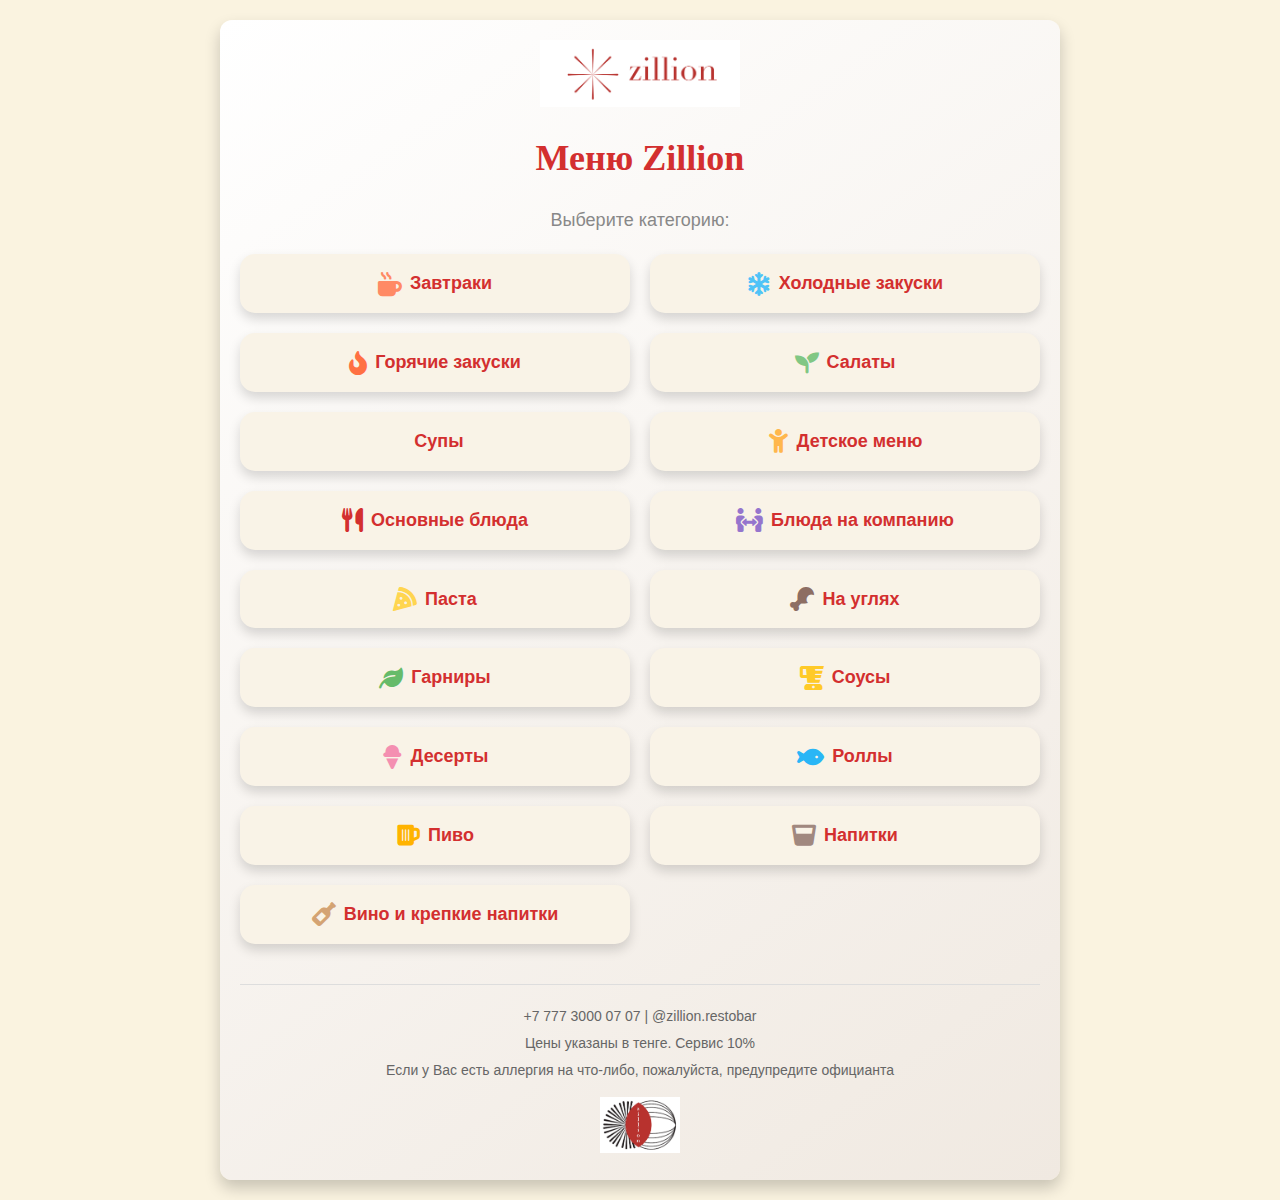
<file: index.html>
<!DOCTYPE html>
<html lang="ru">
<head>
    <meta charset="UTF-8">
    <meta name="viewport" content="width=device-width, initial-scale=1.0">
    <title>Меню Zillion</title>
    <link rel="stylesheet" href="main.css">
    <!-- Подключаем Font Awesome для иконок -->
    <link rel="stylesheet" href="https://cdnjs.cloudflare.com/ajax/libs/font-awesome/6.0.0-beta3/css/all.min.css">
</head>
<body>
    <div class="container">
        <!-- Заголовок и логотип -->
        <header class="header">
            <img src="logo.png" alt="Zillion Logo" width="200">
            <h1>Меню Zillion</h1>
            <p>Выберите категорию:</p>
        </header>

        <!-- Категории меню с иконками -->
        <div class="categories">
            <a href="menu_template.html?category=breakfast" class="category-link">
                <i class="fas fa-mug-hot" style="color: #FF8A65;"></i> Завтраки
            </a>
            <a href="menu_template.html?category=cold_appetizers" class="category-link">
                <i class="fas fa-snowflake" style="color: #4FC3F7;"></i> Холодные закуски
            </a>
            <a href="menu_template.html?category=hot_appetizers" class="category-link">
                <i class="fas fa-fire-alt" style="color: #FF7043;"></i> Горячие закуски
            </a>
            <a href="menu_template.html?category=salads" class="category-link">
                <i class="fas fa-seedling" style="color: #81C784;"></i> Салаты
            </a>
            <a href="menu_template.html?category=soups" class="category-link">
                <i class="fas fa-bowl-spoon" style="color: #A1887F;"></i> Супы
            </a>
            <a href="menu_template.html?category=kids_menu" class="category-link">
                <i class="fas fa-child" style="color: #FFB74D;"></i> Детское меню
            </a>
            <a href="menu_template.html?category=main_courses" class="category-link">
                <i class="fas fa-utensils" style="color: #D32F2F;"></i> Основные блюда
            </a>
            <a href="menu_template.html?category=company_dishes" class="category-link">
                <i class="fas fa-people-arrows" style="color: #9575CD;"></i> Блюда на компанию
            </a>
            <a href="menu_template.html?category=pasta" class="category-link">
                <i class="fas fa-pizza-slice" style="color: #FFD54F;"></i> Паста
            </a>
            <a href="menu_template.html?category=grill" class="category-link">
                <i class="fas fa-drumstick-bite" style="color: #8D6E63;"></i> На углях
            </a>
            <a href="menu_template.html?category=garnishes" class="category-link">
                <i class="fas fa-leaf" style="color: #66BB6A;"></i> Гарниры
            </a>
            <a href="menu_template.html?category=sauces" class="category-link">
                <i class="fas fa-blender" style="color: #FFCA28;"></i> Соусы
            </a>
            <a href="menu_template.html?category=desserts" class="category-link">
                <i class="fas fa-ice-cream" style="color: #F48FB1;"></i> Десерты
            </a>
            <a href="menu_template.html?category=rolls" class="category-link">
                <i class="fas fa-fish" style="color: #29B6F6;"></i> Роллы
            </a>
            <a href="menu_template.html?category=bar" class="category-link">
                <i class="fas fa-beer" style="color: #FFB300;"></i> Пиво
            </a>
            <a href="menu_template.html?category=drinks" class="category-link">
                <i class="fas fa-glass-whiskey" style="color: #A1887F;"></i> Напитки
            </a>
            <a href="menu_template.html?category=wine" class="category-link">
                <i class="fas fa-wine-bottle" style="color: #D4A373;"></i> Вино и крепкие напитки
            </a>
        </div>

        <!-- Подвал -->
        <footer class="footer">
            <p>+7 777 3000 07 07 | @zillion.restobar</p>
            <p>Цены указаны в тенге. Сервис 10%</p>
            <p>Если у Вас есть аллергия на что-либо, пожалуйста, предупредите официанта</p>
            <img src="footer.png" alt="Footer Icon" width="120">
        </footer>
    </div>
</body>
</html>
</file>
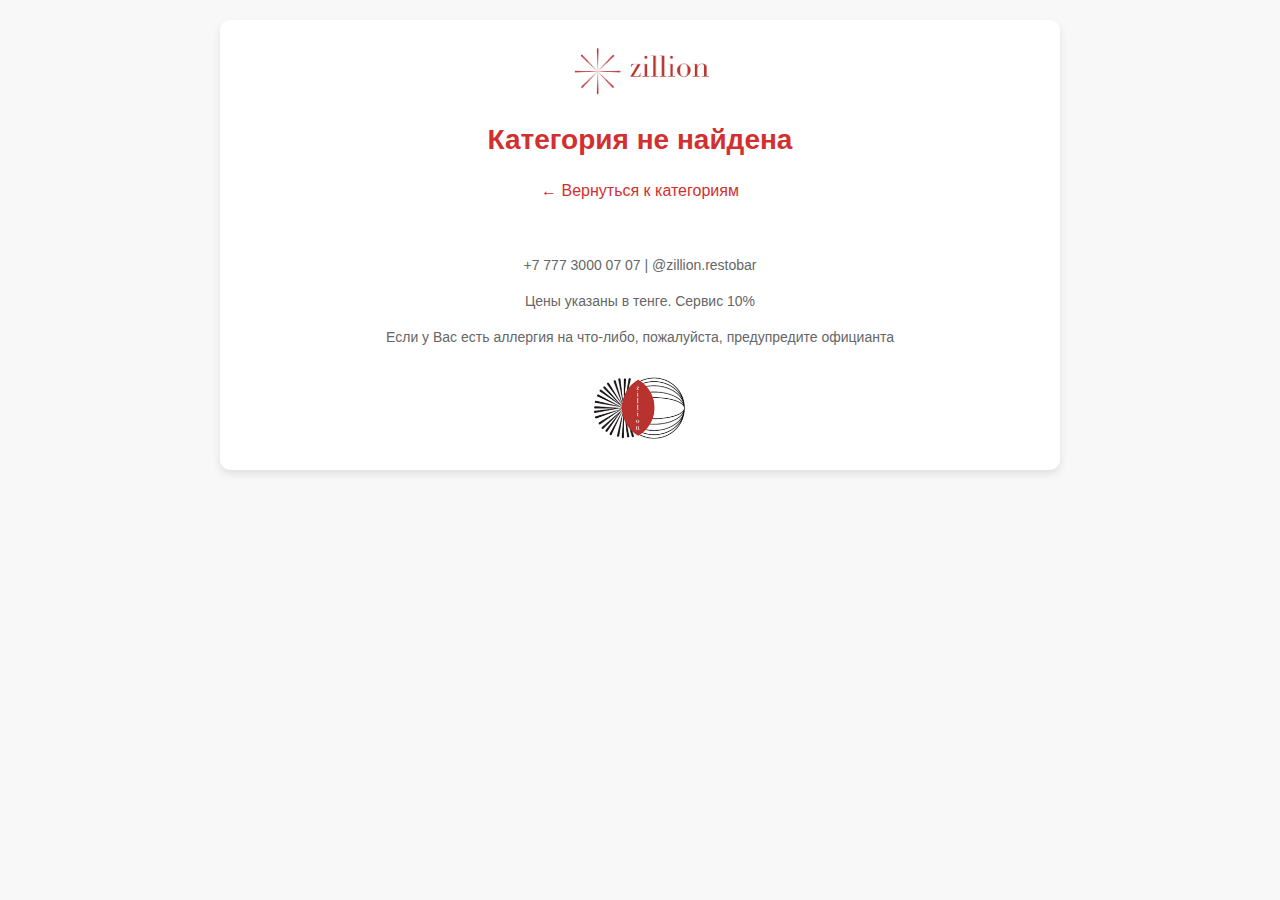
<file: menu_template.html>
<!DOCTYPE html>
<html lang="ru">
<head>
    <meta charset="UTF-8">
    <meta name="viewport" content="width=device-width, initial-scale=1.0">
    <title>Меню Zillion - Категория</title>
    <link rel="stylesheet" href="menu.css">
</head>
<body>
    <div class="container">
        <header class="header">
            <img src="logo.png" alt="Zillion Logo" width="180">
            <h1 id="category-title">Категория</h1>
            <a href="index.html" class="back-link">← Вернуться к категориям</a>
        </header>

        <div id="menu-items" class="menu-category"></div>

        <footer class="footer">
            <p>+7 777 3000 07 07 | @zillion.restobar</p>
            <p>Цены указаны в тенге. Сервис 10%</p>
            <p>Если у Вас есть аллергия на что-либо, пожалуйста, предупредите официанта</p>
            <img src="footer.png" alt="Footer Icon" width="100">
        </footer>
    </div>

    <script src="menu.js"></script>
    <script>
        // Функция для получения параметра "category" из URL
        function getCategoryFromUrl() {
            const params = new URLSearchParams(window.location.search);
            return params.get("category");
        }

        // Отображение категории и загрузка соответствующего CSV-файла
        const category = getCategoryFromUrl();
        const categoryTitleMap = {
            "breakfast": "Завтраки",
            "cold_appetizers": "Холодные закуски",
            "hot_appetizers": "Горячие закуски",
            "salads": "Салаты",
            "soups": "Супы",
            "kids_menu": "Детское меню" ,
            "main_courses": "Основные блюда",
            "company_dishes": "Блюда на компанию",
            "pasta": "Паста",
            "grill": "На углях",
            "rolls": "Роллы" ,
            "bar": "Пиво" ,
            "garnishes": "Гарниры",
            "sauces": "Соусы",
            "desserts": "Десерты",
            "drinks": "Напитки",
            "wine": "Вино и крепкие напитки"
    
        };

        if (category && categoryTitleMap[category]) {
            document.getElementById("category-title").textContent = categoryTitleMap[category];
            loadMenuItemsFromCSV(`csv/${category}.csv`, 'menu-items');
        } else {
            document.getElementById("category-title").textContent = "Категория не найдена";
            console.error("Категория не найдена или указана неверно в URL.");
        }
    </script>
</body>
</html>
</file>
<file: main.css>
/* Основные стили */
body {
    font-family: 'Arial', sans-serif;
    color: #333;
    background-color: #faf3e0;
    margin: 0;
    line-height: 1.6;
}

.container {
    max-width: 800px;
    margin: 20px auto;
    padding: 20px;
    background: linear-gradient(145deg, #ffffff, #f0e9e1);
    box-shadow: 0 8px 16px rgba(0, 0, 0, 0.2);
    border-radius: 12px;
    text-align: center;
    position: relative;
}

/* Заголовок */
.header img {
    margin-bottom: 15px;
    transition: transform 0.3s;
}

.header img:hover {
    transform: scale(1.05);
}

.header h1 {
    font-size: 36px;
    color: #d32f2f;
    font-family: 'Georgia', serif;
    font-weight: bold;
    margin: 0;
}

.header p {
    font-size: 18px;
    color: #888;
}

/* Категории с карточками */
.categories {
    display: grid;
    grid-template-columns: 1fr 1fr;
    gap: 20px;
    margin-top: 20px;
}

.category-link {
    display: flex;
    align-items: center;
    justify-content: center;
    font-size: 18px;
    font-weight: bold;
    color: #d32f2f;
    text-decoration: none;
    background-color: #f9f3e7;
    padding: 15px;
    border-radius: 15px;
    box-shadow: 0 6px 12px rgba(0, 0, 0, 0.15);
    transition: background-color 0.3s, transform 0.3s, box-shadow 0.3s;
    position: relative;
}

.category-link i {
    font-size: 24px;
    margin-right: 8px;
    transition: transform 0.3s;
}

.category-link:hover {
    background-color: #d32f2f;
    color: #fff;
    transform: scale(1.05);
    box-shadow: 0 10px 20px rgba(0, 0, 0, 0.3);
}

.category-link:hover i {
    transform: rotate(10deg) scale(1.1);
}

/* Всплывающая подсказка */
.category-link::after {
    content: attr(data-tooltip);
    position: absolute;
    bottom: -28px;
    left: 50%;
    transform: translateX(-50%);
    background-color: rgba(0, 0, 0, 0.7);
    color: #fff;
    padding: 5px 10px;
    border-radius: 5px;
    font-size: 14px;
    opacity: 0;
    visibility: hidden;
    transition: opacity 0.3s;
    white-space: nowrap;
}

.category-link:hover::after {
    opacity: 1;
    visibility: visible;
}

/* Подвал */
.footer {
    margin-top: 40px;
    padding-top: 15px;
    border-top: 1px solid #ddd;
    font-size: 14px;
    color: #666;
}

.footer img {
    margin-top: 10px;
    width: 80px;
}

.footer p {
    margin: 5px 0;
}
</file>
<file: menu.css>
/* Основные стили */
body {
    font-family: Arial, sans-serif;
    color: #333;
    background-color: #f8f8f8;
    margin: 0;
    line-height: 1.6;
}

.container {
    max-width: 800px;
    margin: 20px auto;
    padding: 20px;
    background-color: #fff;
    box-shadow: 0 4px 8px rgba(0, 0, 0, 0.1);
    border-radius: 10px;
}

/* Заголовок */
.header {
    text-align: center;
    margin-bottom: 20px;
}

.header img {
    margin-bottom: 10px;
}

.header h1 {
    font-size: 28px;
    color: #d32f2f;
    margin: 0;
}

.category-time {
    font-size: 16px;
    color: #555;
}

/* Карточки блюд */
.menu-category {
    display: grid;
    grid-template-columns: 1fr;
    gap: 20px;
    margin-top: 20px;
}

.dish-card {
    display: flex;
    justify-content: space-between;
    align-items: center;
    padding: 15px;
    border: 1px solid #ddd;
    border-radius: 8px;
    background-color: #fafafa;
    transition: box-shadow 0.3s;
}

.dish-card:hover {
    box-shadow: 0 4px 12px rgba(0, 0, 0, 0.15);
}

.dish-info {
    max-width: 80%;
}

.dish-name {
    font-size: 20px;
    font-weight: bold;
    margin: 0;
    color: #333;
}

.dish-description {
    font-size: 14px;
    color: #666;
    margin: 5px 0 0;
}

.dish-price {
    font-size: 18px;
    font-weight: bold;
    color: #d32f2f;
}

/* Ссылка "Назад" */
.back-link {
    display: inline-block;
    margin-top: 15px;
    font-size: 16px;
    color: #d32f2f;
    text-decoration: none;
}

.back-link:hover {
    text-decoration: underline;
}

/* Подвал */
.footer {
    text-align: center;
    font-size: 14px;
    color: #666;
    margin-top: 30px;
}

.footer img {
    margin-top: 10px;
}

/* Стиль для подкатегорий */
.subcategory {
    font-size: 22px;
    font-weight: bold;
    color: #d32f2f;
    margin-top: 20px;
    margin-bottom: 10px;
}
</file>
